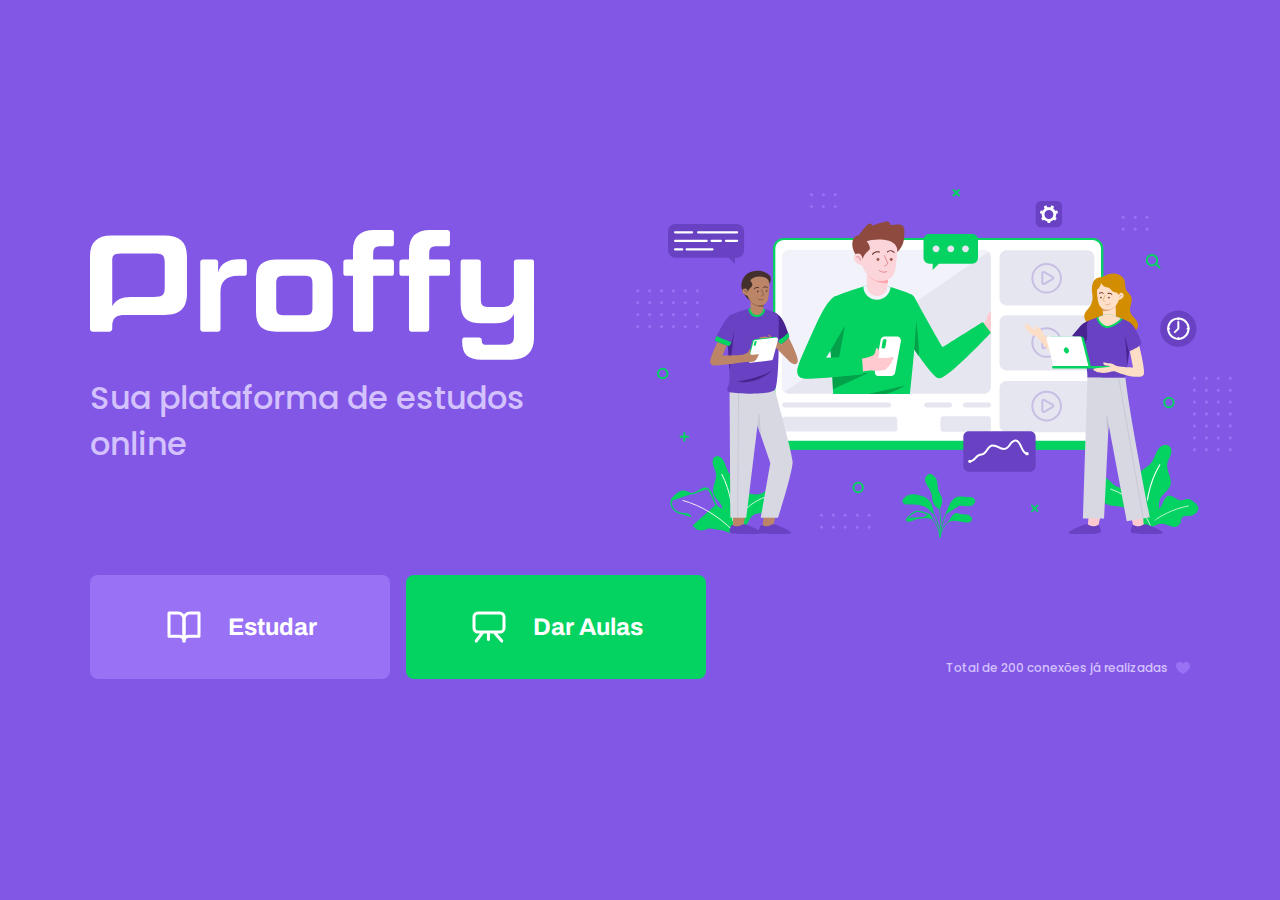
<file: src/index.html>
<!DOCTYPE html>
<html lang="pt-br"> 
	<head> 
		<title>Proffy | Sua plataforma de estudo online</title> 
		<meta charset="utf-8"> 
		 <meta name="viewport" content="width=device-width, initial-scale=1.0">
		 <meta name="theme-color" content="#8257E5">
		 
		 <link rel="shortcut icon" src="../public/images/favicon.png" type="image/png">
		 <!--CSS-->
		 <link rel="stylesheet" href="../public/styles/main.css"/>
		 <link rel="stylesheet" href="../public/styles/partials/page-landing.css"/>
		 <!--Fontes-->
		 <link href="https://fonts.googleapis.com/css2?family=Archivo:wght@400;700&amp;family=Poppins:wght@400;600&amp;display=swap" rel="stylesheet">
	</head> 
	<body id="page-landing"> 
		<div id="container">
			<div class="logo-container">
				<img src="../public/images/logo.svg" alt="Proffy">
				<h2>Sua plataforma de estudos online</h2>
			</div>
			<img class="hero-image" src="../public/images/landing.svg" alt="Plataforma de estudos">
			
			<div class="buttons-container">
				<a  class="study" href="study.html">
				<img src="../public/images/icons/study.svg" alt="Estudar">Estudar</a>
	
				<a  class="give-classes" href="give-classes.html">
			<img src="../public/images/icons/give-classes.svg" alt="Dar Aulas">Dar Aulas</a>
			
			</div>
			<p class="total-connections">
				Total de 200 conexões já realizadas
				<img src="../public/images/icons/purple-heart.svg" alt="Coração roxo">
			</p>
			
		</div>
	</body>
</html>
</DOCTYPE>
</file>
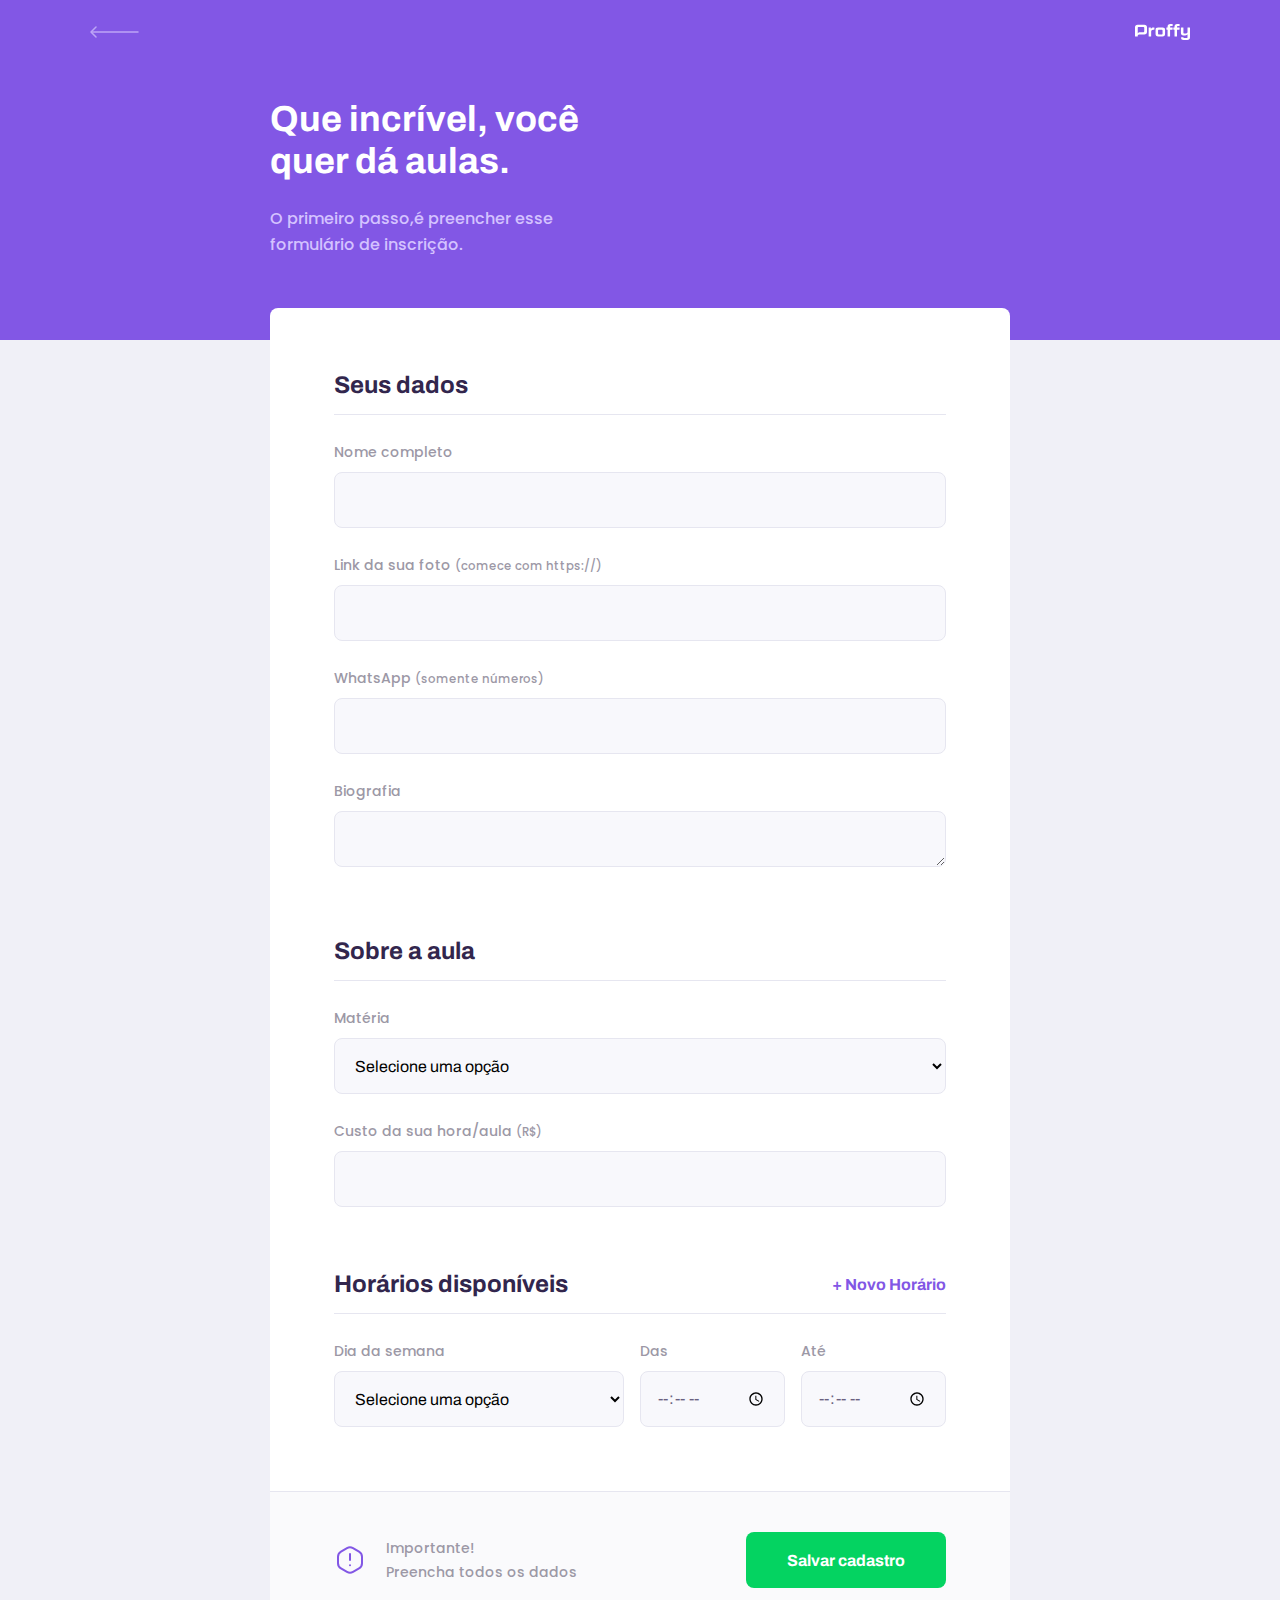
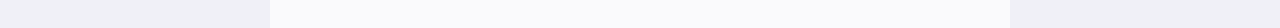
<file: src/give-classes.html>
<!DOCTYPE html>
<html lang="pt-br">

<head>
	<meta charset="UTF-8">
	<meta name="viewport" content="width=device-width, initial-scale=1.0">
	
	<link
    href="https://fonts.googleapis.com/css2?family=Archivo:wght@400;700&amp;family=Poppins:wght@400;600&amp;display=swap"
    rel="stylesheet">

	<link rel="stylesheet" href="../public/styles/main.css">
	<link rel="stylesheet" href="../public/styles/partials/page-give-classes.css">
	<link rel="stylesheet" href="../public/styles/partials/header.css">
	<link rel="stylesheet" href="../public/styles/partials/form.css">
	
	<!--Scripts-->
	<script type="text/javascript" src="../public/scripts/addfield.js" defer> </script>

	<title>Proffy</title>
</head>

<body id="page-give-classes">

  <div id="container">
  	<header class="page-header">

      <div class="top-bar-container">
        <a href="index.html">
          <img src="../public/images/icons/back.svg" alt="Voltar">
        </a>
        <img src="../public/images/logo.svg" alt="">
      </div>

      <div class="header-content">
        <strong>Que incrível, você quer dá aulas.</strong>
        <p>O primeiro passo,é preencher esse formulário de inscrição.</p>
      </div>

    </header>

    <main>
    	<form action="" id="create-class">
    	
    		<fieldset>
    			<legend>Seus dados</legend>
    	
   	 			<div class="input-block">
    				<label for="name">Nome completo</label>
	    			<input name="name" id="name" required>
    			</div>
    	
  		  		<div class="input-block">
   	 				<label for="avatar">Link da sua foto <small>(comece com https://)</small></label>
   		 			<input name="avatar" id="avatar" type="url" required>
   		 		</div>
   	 	
    			<div class="input-block">
    				<label for="whatsapp">WhatsApp <small>(somente números)</small></label>
    				<input name="whatsapp" id="whatsapp" type="number" required>
    			</div>
    	
   		 		<div class="textarea-block">
    				<label for="bio">Biografia</label>
    				<textarea name="bio" id="bio" required></textarea>
    			</div>
    	
   		 	</fieldset>
    	
    	
    		<fieldset>
    			<legend>Sobre a aula</legend>
    	
    			<div class="select-block">
			    	<label for="subject">Matéria</label>
    				<select name="subject" id="subject" required>
    					<option value="">Selecione uma opção</option>
    					<option value="1">Artes</option>
    					<option value="2">Biologia</option>
    					<option value="3">Ciências</option>
    					<option value="4">Educação física</option>
    					<option value="5">Física</option>
    					<option value="6">Geografia</option>
    					<option value="7">História</option>
    					<option value="8">Matemática</option>
    					<option value="9">Portugês</option>
    					<option value="10">Química</option>
    				</select>
    			</div>
    	
    			<div class="input-block">
    				<label for="cost">Custo da sua hora/aula 
    				<small>(R$)</small>
    				</label>
    				<input name="cost" id="cost" type="number">
    			</div>
    		</fieldset>
    	
    	
    		<fieldset id="schedule-items">
    			<legend>Horários disponíveis
   			 		<button type="button" id="add-time">+ Novo Horário</button>
    			</legend>
    	
    			<div class="schedule-item">
    	
    				<div class="select-block">
    					<label for="weekday">Dia da semana</label>
    					<select name="weekday[]" required>
    						<option value="">Selecione uma opção</option>
    						<option value="0">Domingo</option>
    						<option value="1">Segunda-feira</option>
    						<option value="2">Terça-feira</option>
    						<option value="3">Quarta-feira</option>
    						<option value="4">Quinta-feira</option>
    							<option value="5">Sexta-feira</option>
    						<option value="6">Sábado</option>
    					</select>
    				</div>
    	
    				<div class="input-block">
    					<label for="time_from">Das</label>
    					<input type="time" name="time_from[]" required>
    				</div>
    	
    				<div class="input-block">
    					<label for="time_to">Até</label>
   		 				<input type="time" name="time_to[]" required>
    				</div>
    	
    			</div>
    	
    		</fieldset>
    	
    	</form>
    	<footer>
    		<p>
    			<img src="../public/images/icons/warning.svg" alt="Aviso importante">
    			Importante! <br> Preencha todos os dados
    		</p>
    			<button type="submit" form="create-class">Salvar cadastro</button>
    	</footer>
	</main>
  </div>

</body>

</html>
</file>
<file: public/styles/main.css>
@charset "UTF-8";

:root {
	/*Variáveis no css*/
    --color-background: #F0F0F7;
    --color-primary-lighter: #9871F5;
    --color-primary-light: #916BEA;
    --color-primary: #8257E5;
    --color-primary-dark: #774DD6;
    --color-primary-darker: #6842c2;
    --color-secondary: #04D361;
    --color-secondary-dark: #04BF58;
    --color-title-in-primary: #FFFFFF;
    --color-text-in-primary: #D4C2FF;
    --color-text-title: #32264D;
    --color-text-complement: #9C98A6;
    --color-text-base: #6A6180;
    --color-line-in-white: #E6E6F0;
    --color-input-background: #F8F8FC;
    --color-button-text: #FFFFFF;
    --color-box-base: #FFFFFF;
    --color-box-footer: #FAFAFC;
    --color-small-info: #C1BCCC;
    /*Tamanho da font (16px 100% 1rem*/
    font-size: 60%; /* controle das medidas rem */
}

* {
	margin: 0;
	padding: 0;
	box-sizing: border-box;
}

html,
body {
	height: 100vh; /*Altura*/
}

body {
	background-color: var(--color-background);
	display: flex;
	align-items: center;
	justify-content: center;
}

body,
input,
button,
textarea {
	font-weight: 500;
	font-family: poppins;
	font-size: 1.6rem;
	color: var(--color-text-base);
}

#container {
	width: 90vw; /*largura*/
	max-width: 700px;
}


@media (min-width: 700px) {
  :root {
    font-size: 62.5%;
  }
}
</file>
<file: public/styles/partials/page-landing.css>
@charset "UTF-8";

#page-landing {
  background: var(--color-primary);
}

#container {
  color: var(--color-text-in-primary)
}

.logo-container img {
  height: 10rem;
}

.logo-container {
  text-align: center;
  margin-bottom: 3.2rem;
}

.logo-container h2 {
  font-weight: 500;
  font-size: 3.2rem;
  line-height: 4.6rem;
  margin-top: 0.8rem;
}

.hero-image {
  width: 100%;
}

.buttons-container {
  display: flex;
  justify-content: center;
  margin: 3.2rem 0;
}

.buttons-container a {
  width: 30rem;
  height: 10.4rem;
  border-radius: 0.8rem;
  margin-right: 1.6rem;

  font: 700 2.4rem Archivo;

  display: flex;
  align-items: center;
  justify-content: center;

  text-decoration: none;

  color: var(--color-button-text);

  transition: background 0.2s;
}

.buttons-container a img {
  width: 4rem;
  margin-right: 2.4rem;
}

.buttons-container a.study {
  background: var(--color-primary-lighter);
}

.buttons-container a.study:hover {
  background: var(--color-primary-light);
}

.buttons-container a.give-classes {
  background: var(--color-secondary);
  margin: 0;
}

.buttons-container a.give-classes:hover {
  background: var(--color-secondary-dark);
}

.total-connections {
  font-size: 1.8rem;
  display: flex;
  align-items: center;
  justify-content: center;
}

.total-connections img {
  margin-left: 0.8rem;
}

@media (max-width: 1100px) {
  :root {
    font-size: 38%;
  }

  .logo-container img {
    height: 7rem;
  }
}

@media (min-width: 950px) {
	#page-landing #container {
		max-width: 1100px;
		display: grid;
		grid-template-columns: 2fr 1fr 2fr;
		grid-template-rows: 350px 1fr;
		grid-template-areas: 
		"proffy img img"
		"button button texting"
		;
		column-gap: 87px;
		row-gap: 86px;
	}
	
	.logo-container {
		grid-area: proffy;
		text-align: initial;
		align-self: center;
	}
	
	.logo-container img {
		height: 130px;
	}
	
	.hero-image {
		grid-area: img;
		height: 350px;
		width: 110%; /*Aumentei o tamanho*/
	}
	
	.buttons-container {
		grid-area: button;
		justify-content: flex-start;
		margin-top: -50px;
	}
	
	.total-connections {
		grid-area: texting;
		justify-self: end;
		font-size: 1.2rem;
	}
}
</file>
<file: public/styles/partials/page-give-classes.css>
@charset "UTF-8";

#page-give-classes #container {
	width: 100vw;
	height: 100vh;
}

#page-give-classes .page-header .header-content {
  margin-bottom: 6.4rem;
}

#page-give-classes main {
  background: var(--color-box-base);
  width: 100%;
  max-width: 74rem;
  border-radius: 0.8rem;
  margin: -3.2rem auto 3.2rem;
  padding-top: 6.4rem;
}

#page-give-classes fieldset {
  border: none;
  padding: 0 2.4rem;
}

#page-give-classes fieldset legend {
  font: 700 2.4rem Archivo;
  color: var(--color-text-title);
  margin-bottom: 2.4rem;

  display: flex;
  align-items: center;
  justify-content: space-between;

  width: 100%;

  padding-bottom: 1.6rem;
  border-bottom: 1px solid var(--color-line-in-white);
}


#page-give-classes fieldset legend button {
  background: none;
  border: 0;

  color: var(--color-primary);

  font: 700 1.6rem Archivo;

  cursor: pointer;

  transition: 0.2s;
}

#page-give-classes fieldset legend button:hover {
  color: var(--color-primary-dark);
}

#page-give-classes fieldset + fieldset {
  margin-top: 6.4rem;
}

#page-give-classes .input-block + .input-block,
#page-give-classes .input-block + .textarea-block,
#page-give-classes .select-block + .input-block {
  margin-top: 2.4rem;
}

#page-give-classes main footer {
  padding: 4rem 2.4rem;

  background:  var(--color-box-footer);
  border-top: 1px solid var(--color-line-in-white);
  margin-top: 6.4rem;
}

#page-give-classes main footer p {
  display: flex;
  align-items: center;
  justify-content: center;

  font-size: 1.4rem;
  line-height: 2.4rem;
  color: var(--color-text-complement)
}

#page-give-classes main footer p img {
  margin-right: 2rem;
}

#page-give-classes main footer button {
  width: 100%;
  height: 5.6rem;
  background: var(--color-secondary);
  color: var(--color-button-text);
  border: 0;
  border-radius: 0.8rem;
  cursor: pointer;
  font: 700 1.6rem Archivo;

  display: flex;
  align-items: center;
  justify-content: center;
  text-decoration: none;

  transform: 0.2s;
  margin-top: 3.2rem;
}

#page-give-classes main footer button:hover {
  background: var(--color-secondary-dark);
} 

.schedule-item + .schedule-item {
  margin-top: 3.2rem;
  padding-top: 3.2rem;

  border-top: 1px solid var(--color-line-in-white);
}

@media (min-width: 700px) {
  #page-give-classes #container {
    max-width: 100vw;
  }

  #page-give-classes .page-header .header-content {
    margin-bottom: 0;
  }

  #page-give-classes main fieldset {
    padding: 0 64px;
  }

  .schedule-item {
    display: grid;
    grid-template-columns: 2fr 1fr 1fr;
    column-gap: 1.6rem;
  }

  #page-give-classes #schedule-items .select-block + .input-block,
  #page-give-classes #schedule-items .input-block + .input-block {
    margin-top: 0;
  }

  #page-give-classes main footer {
    padding: 40px 64px;
    display: flex;
    align-items: center;
    justify-content: space-between;
  }

  #page-give-classes main footer button {
    margin-top: 0;

    width: 200px;
  }
}
</file>
<file: public/styles/partials/header.css>
@charset "UTF-8";

#page-study #container {
  width: 100vw;
  height: 100vh;
}

.page-header {
  background: var(--color-primary);
  
  display: flex;
  flex-direction: column;
}

.page-header .top-bar-container {
  width: 90%;

  margin: 0 auto;

  display: flex;
  align-items: center;
  justify-content: space-between;

  padding: 1.6rem 0;;
}

.page-header .top-bar-container a {
  height: 3.2rem;
  transition: opacity 0.2s;
}

.page-header .top-bar-container a:hover {
  opacity: 0.6;
}

.page-header .top-bar-container > img {
  height: 1.6rem;
}

.page-header .header-content {
  width: 90%;
  margin: 3.2rem auto;
  position: relative;
}

.page-header .header-content strong {
  font: 700 3.6rem Archivo;
  line-height: 4.2rem;
  color: var(--color-title-in-primary);
}

.page-header .header-content p {
	max-width: 30rem;
	font-size: 1.6rem;
	line-height: 2.6rem;
	color: var(--color-text-in-primary);
	margin-top: 2.4rem;
}

@media (min-width: 700px) {
  .page-header {
    height: 340px;
  }

  .page-header .top-bar-container {
    max-width: 1100px;
  }

  .page-header .header-content {
    max-width: 740px;

    margin: 0 auto;

    flex: 1 1;
    padding-bottom: 48px;
    display: flex;
    flex-direction: column;
    justify-content: center;
  }

  .page-header .header-content strong {
    max-width: 350px;
  }
</file>
<file: public/styles/partials/form.css>
@charset "UTF-8";


.input-block label,
.textarea-block label,
.select-block label{
  font-size: 1.4rem;
  color: var(--color-text-complement)
}

.input-block input,
.textarea-block textarea,
.select-block select {
  width: 100%;
  height: 5.6rem;
  margin-top: 0.8rem;
  border-radius: 0.8rem;
  background: var(--color-input-background);
  border: 1px solid var(--color-line-in-white);
  outline: 0;
  padding: 0 1.6rem;
  font: 1.6rem Archivo;
}

.input-block {
  position: relative;
}

.input-block:focus-within::after {
  content: '';
  
  width: calc(100% - 3.2rem);
  height: 2px;
  background: var(--color-primary-light);
  position: absolute;
  left: 1.6rem;
  bottom: 0;
}
</file>
